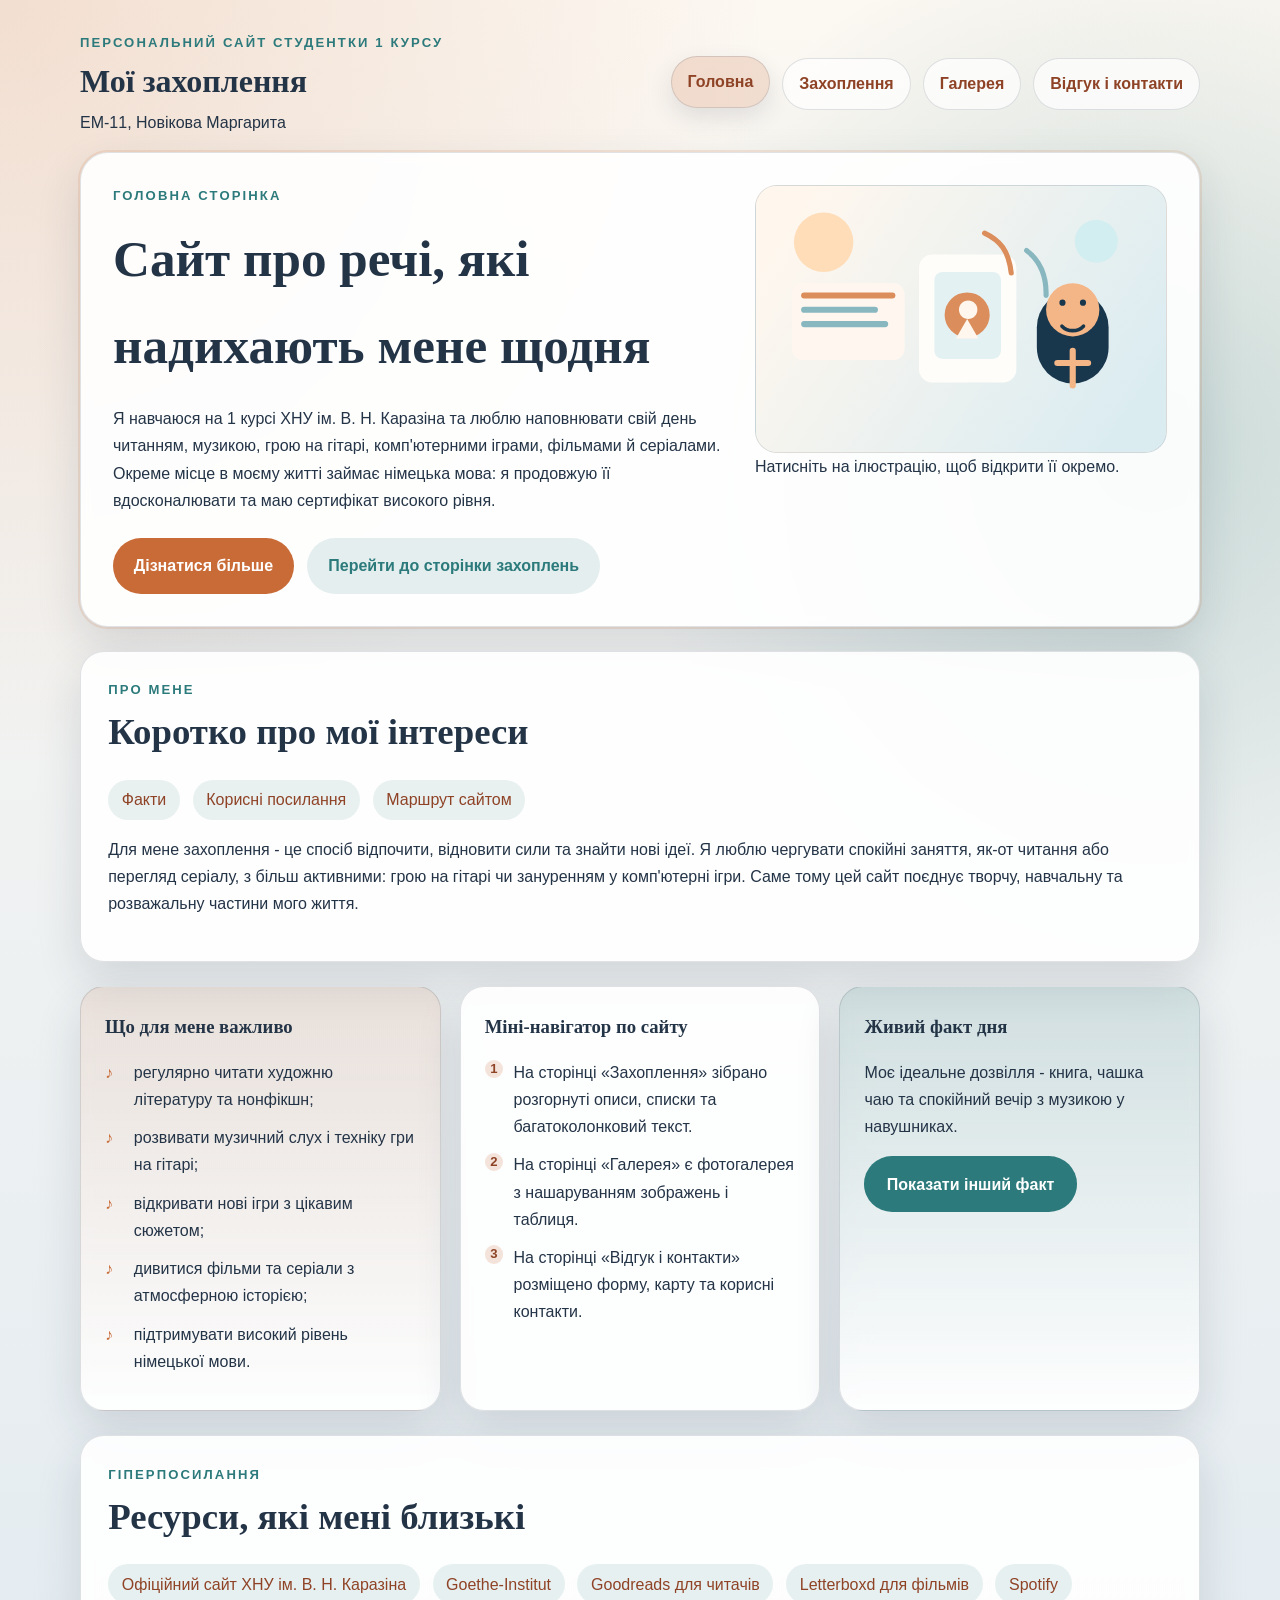
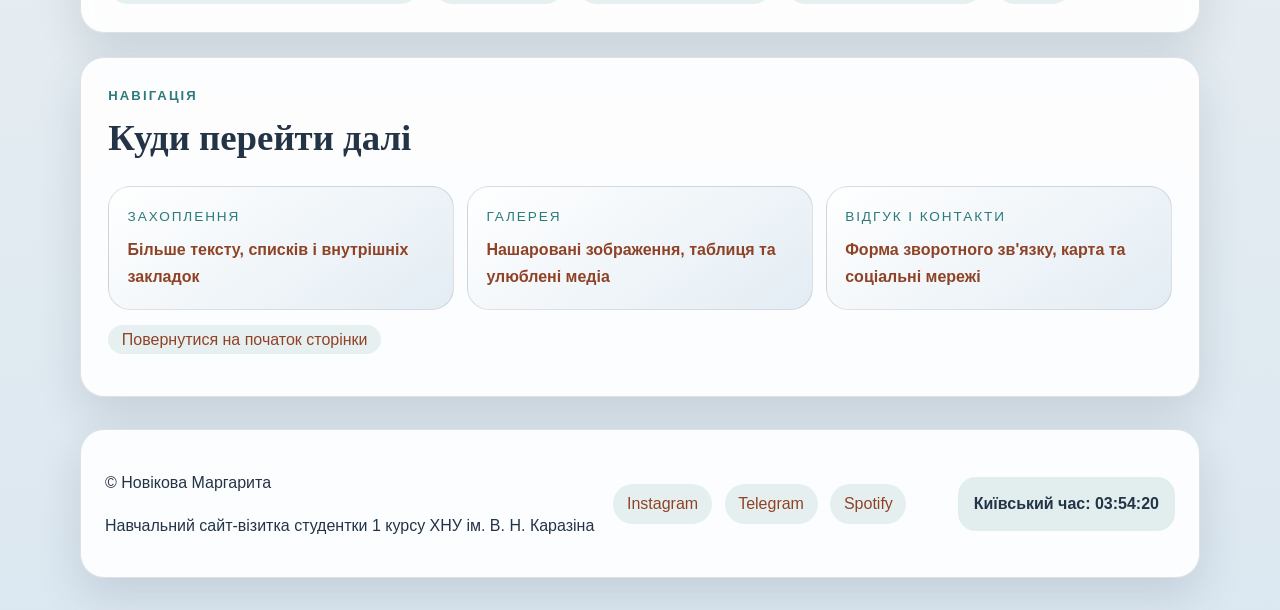
<file: index.html>
<!DOCTYPE html>
<html lang="uk">
<head>
    <meta charset="UTF-8">
    <meta name="viewport" content="width=device-width, initial-scale=1.0">
    <title>Головна</title>
    <style>
        body.page-home .hero-card {
            outline: 2px solid rgba(201, 107, 55, 0.14);
        }
    </style>
    <link rel="stylesheet" href="css/styles.css">
    <script src="js/script.js" defer></script>
</head>
<body id="top" class="page-home">
    <header class="site-header">
        <div class="brand-block">
            <p class="eyebrow">Персональний сайт студентки 1 курсу</p>
            <h1>Мої захоплення</h1>
            <p class="subtitle">ЕМ-11, Новікова Маргарита</p>
        </div>
        <nav class="main-nav" aria-label="Головне меню">
            <a href="index.html">Головна</a>
            <a href="hobbies.html">Захоплення</a>
            <a href="gallery.html">Галерея</a>
            <a href="contact.html">Відгук і контакти</a>
        </nav>
    </header>

    <main class="page-shell">
        <section class="hero-card">
            <div class="hero-text">
                <p class="section-label">Головна сторінка</p>
                <h2>Сайт про речі, які надихають мене щодня</h2>
                <p>
                    Я навчаюся на 1 курсі ХНУ ім. В. Н. Каразіна та люблю наповнювати свій день
                    читанням, музикою, грою на гітарі, комп'ютерними іграми, фільмами й серіалами.
                    Окреме місце в моєму житті займає німецька мова: я продовжую її вдосконалювати та маю
                    сертифікат високого рівня.
                </p>
                <div class="button-row">
                    <a class="button-link" href="#about">Дізнатися більше</a>
                    <a class="button-link alt" href="hobbies.html">Перейти до сторінки захоплень</a>
                </div>
            </div>
            <div class="hero-media">
                <a href="assets/hero.svg">
                    <img src="assets/hero.svg" alt="Ілюстрація до теми захоплень">
                </a>
                <p class="media-caption">Натисніть на ілюстрацію, щоб відкрити її окремо.</p>
            </div>
        </section>

        <section class="section-card" id="about">
            <div class="section-heading">
                <p class="section-label">Про мене</p>
                <h2>Коротко про мої інтереси</h2>
            </div>
            <div class="link-cloud">
                <a href="#facts">Факти</a>
                <a href="#resources">Корисні посилання</a>
                <a href="#routes">Маршрут сайтом</a>
            </div>
            <p>
                Для мене захоплення - це спосіб відпочити, відновити сили та знайти нові ідеї. Я люблю
                чергувати спокійні заняття, як-от читання або перегляд серіалу, з більш активними:
                грою на гітарі чи зануренням у комп'ютерні ігри. Саме тому цей сайт поєднує творчу,
                навчальну та розважальну частини мого життя.
            </p>
        </section>

        <section class="grid-section" id="facts">
            <article class="info-card accent">
                <h3>Що для мене важливо</h3>
                <ul class="fancy-list">
                    <li>регулярно читати художню літературу та нонфікшн;</li>
                    <li>розвивати музичний слух і техніку гри на гітарі;</li>
                    <li>відкривати нові ігри з цікавим сюжетом;</li>
                    <li>дивитися фільми та серіали з атмосферною історією;</li>
                    <li>підтримувати високий рівень німецької мови.</li>
                </ul>
            </article>
            <article class="info-card">
                <h3>Міні-навігатор по сайту</h3>
                <ol class="number-list">
                    <li>На сторінці «Захоплення» зібрано розгорнуті описи, списки та багатоколонковий текст.</li>
                    <li>На сторінці «Галерея» є фотогалерея з нашаруванням зображень і таблиця.</li>
                    <li>На сторінці «Відгук і контакти» розміщено форму, карту та корисні контакти.</li>
                </ol>
            </article>
            <article class="info-card spotlight">
                <h3>Живий факт дня</h3>
                <p class="fact-text" data-fact-text>
                    Моє ідеальне дозвілля - книга, чашка чаю та спокійний вечір з музикою у навушниках.
                </p>
                <button class="action-button" type="button" data-fact-button>Показати інший факт</button>
            </article>
        </section>

        <section class="section-card" id="resources">
            <div class="section-heading">
                <p class="section-label">Гіперпосилання</p>
                <h2>Ресурси, які мені близькі</h2>
            </div>
            <div class="resource-list">
                <a href="https://karazin.ua/" target="_blank" rel="noopener noreferrer">Офіційний сайт ХНУ ім. В. Н. Каразіна</a>
                <a href="https://www.goethe.de/" target="_blank" rel="noopener noreferrer">Goethe-Institut</a>
                <a href="https://www.goodreads.com/" target="_blank" rel="noopener noreferrer">Goodreads для читачів</a>
                <a href="https://letterboxd.com/" target="_blank" rel="noopener noreferrer">Letterboxd для фільмів</a>
                <a href="https://open.spotify.com/" target="_blank" rel="noopener noreferrer">Spotify</a>
            </div>
        </section>

        <section class="section-card" id="routes">
            <div class="section-heading">
                <p class="section-label">Навігація</p>
                <h2>Куди перейти далі</h2>
            </div>
            <div class="card-links">
                <a class="route-card" href="hobbies.html">
                    <span>Захоплення</span>
                    <strong>Більше тексту, списків і внутрішніх закладок</strong>
                </a>
                <a class="route-card" href="gallery.html">
                    <span>Галерея</span>
                    <strong>Нашаровані зображення, таблиця та улюблені медіа</strong>
                </a>
                <a class="route-card" href="contact.html">
                    <span>Відгук і контакти</span>
                    <strong>Форма зворотного зв'язку, карта та соціальні мережі</strong>
                </a>
            </div>
            <p class="back-link"><a href="#top">Повернутися на початок сторінки</a></p>
        </section>
    </main>

    <footer class="site-footer">
        <div>
            <p>&copy; Новікова Маргарита</p>
            <p>Навчальний сайт-візитка студентки 1 курсу ХНУ ім. В. Н. Каразіна</p>
        </div>
        <div class="footer-links">
            <a href="https://www.instagram.com/" target="_blank" rel="noopener noreferrer">Instagram</a>
            <a href="https://t.me/" target="_blank" rel="noopener noreferrer">Telegram</a>
            <a href="https://open.spotify.com/" target="_blank" rel="noopener noreferrer">Spotify</a>
        </div>
        <div class="clock-badge" data-clock>
            Київський час завантажується...
        </div>
    </footer>
</body>
</html>
</file>
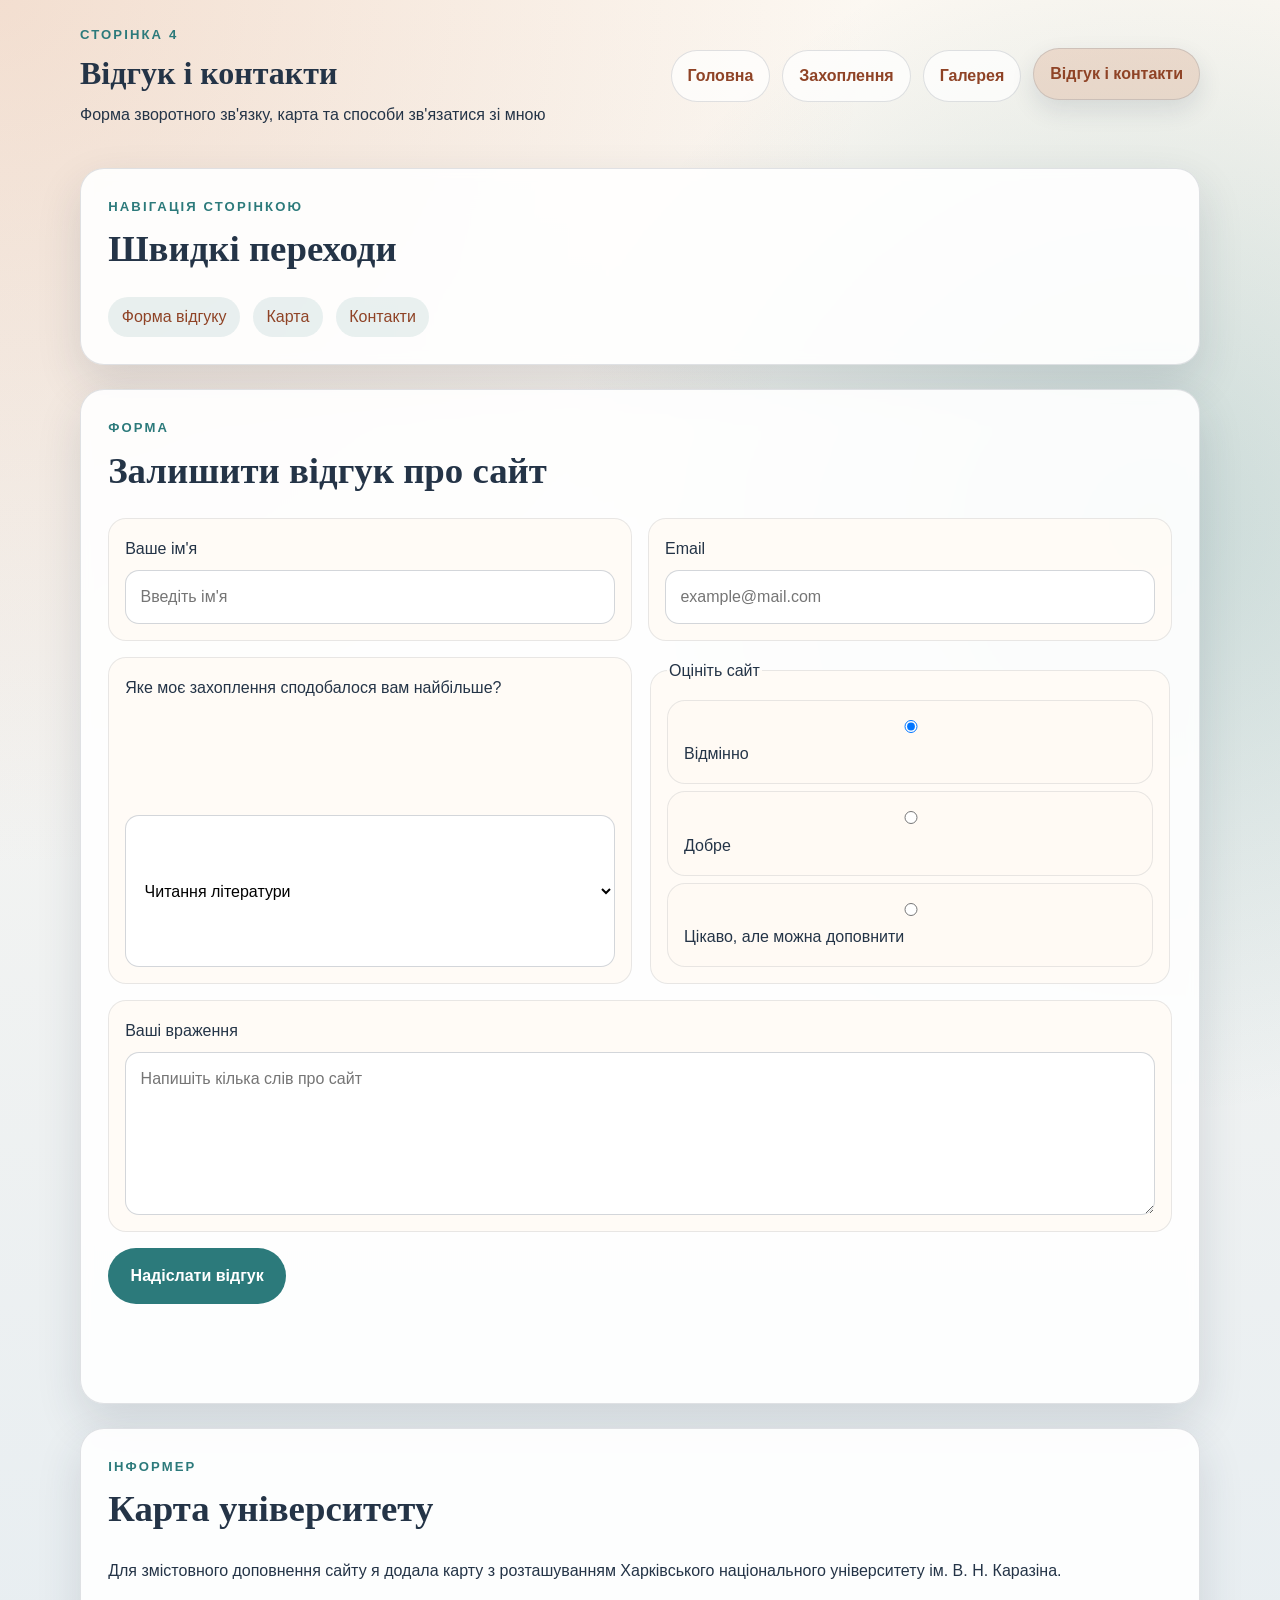
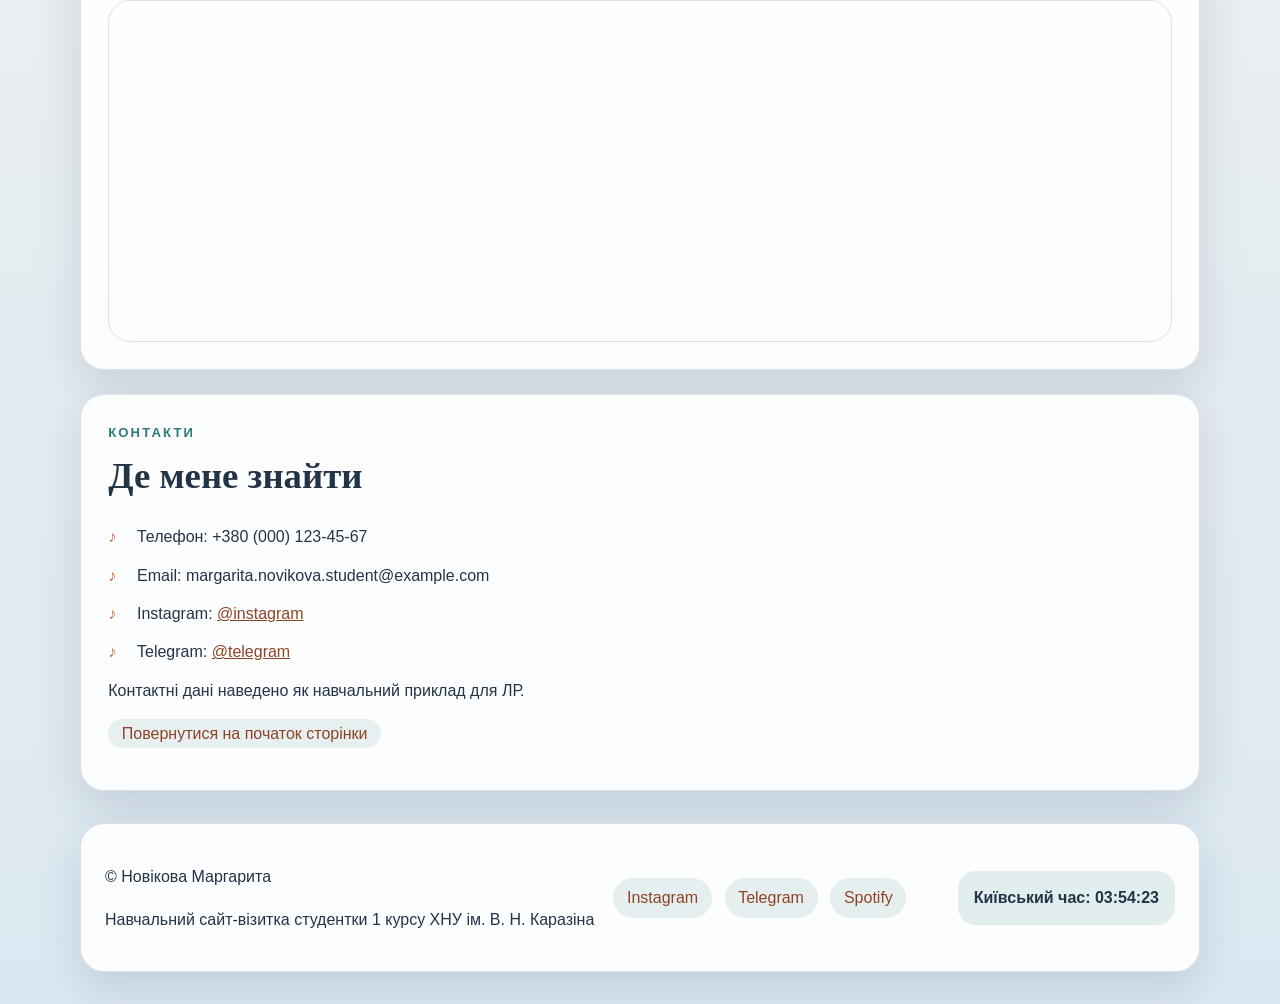
<file: contact.html>
<!DOCTYPE html>
<html lang="uk">
<head>
    <meta charset="UTF-8">
    <meta name="viewport" content="width=device-width, initial-scale=1.0">
    <title>Відгук і контакти</title>
    <style>
        body.page-contact .feedback-form {
            grid-template-columns: repeat(2, minmax(0, 1fr));
        }

        body.page-contact .feedback-form > *:nth-child(5),
        body.page-contact .feedback-form > *:nth-child(6),
        body.page-contact .feedback-form > *:nth-child(7),
        body.page-contact .feedback-form > *:nth-child(8) {
            grid-column: 1 / -1;
        }

        @media (max-width: 760px) {
            body.page-contact .feedback-form {
                grid-template-columns: 1fr;
            }
        }
    </style>
    <link rel="stylesheet" href="css/styles.css">
    <script src="js/script.js" defer></script>
</head>
<body id="top" class="page-contact">
    <header class="site-header compact">
        <div class="brand-block">
            <p class="eyebrow">Сторінка 4</p>
            <h1>Відгук і контакти</h1>
            <p class="subtitle">Форма зворотного зв'язку, карта та способи зв'язатися зі мною</p>
        </div>
        <nav class="main-nav" aria-label="Головне меню">
            <a href="index.html">Головна</a>
            <a href="hobbies.html">Захоплення</a>
            <a href="gallery.html">Галерея</a>
            <a href="contact.html">Відгук і контакти</a>
        </nav>
    </header>

    <main class="page-shell">
        <section class="section-card">
            <div class="section-heading">
                <p class="section-label">Навігація сторінкою</p>
                <h2>Швидкі переходи</h2>
            </div>
            <div class="link-cloud">
                <a href="#feedback">Форма відгуку</a>
                <a href="#map">Карта</a>
                <a href="#contacts">Контакти</a>
            </div>
        </section>

        <section class="section-card" id="feedback">
            <div class="section-heading">
                <p class="section-label">Форма</p>
                <h2>Залишити відгук про сайт</h2>
            </div>
            <form class="feedback-form" data-feedback-form>
                <label>
                    Ваше ім'я
                    <input type="text" name="name" placeholder="Введіть ім'я" required>
                </label>
                <label>
                    Email
                    <input type="email" name="email" placeholder="example@mail.com" required>
                </label>
                <label>
                    Яке моє захоплення сподобалося вам найбільше?
                    <select name="topic">
                        <option value="reading">Читання літератури</option>
                        <option value="guitar">Гра на гітарі</option>
                        <option value="games">Комп'ютерні ігри</option>
                        <option value="movies">Фільми та серіали</option>
                        <option value="german">Німецька мова</option>
                        <option value="music">Прослуховування музики</option>
                    </select>
                </label>
                <fieldset>
                    <legend>Оцініть сайт</legend>
                    <label class="inline-option"><input type="radio" name="score" value="5" checked> Відмінно</label>
                    <label class="inline-option"><input type="radio" name="score" value="4"> Добре</label>
                    <label class="inline-option"><input type="radio" name="score" value="3"> Цікаво, але можна доповнити</label>
                </fieldset>
                <label>
                    Ваші враження
                    <textarea name="message" rows="5" placeholder="Напишіть кілька слів про сайт"></textarea>
                </label>
                <button class="action-button" type="submit">Надіслати відгук</button>
                <p class="form-status" data-form-status aria-live="polite"></p>
            </form>
        </section>

        <section class="section-card" id="map">
            <div class="section-heading">
                <p class="section-label">Інформер</p>
                <h2>Карта університету</h2>
            </div>
            <p>
                Для змістовного доповнення сайту я додала карту з розташуванням Харківського
                національного університету ім. В. Н. Каразіна.
            </p>
            <div class="map-frame">
                <iframe
                    src="https://www.google.com/maps?q=V.%20N.%20Karazin%20Kharkiv%20National%20University&output=embed"
                    title="Карта ХНУ ім. В. Н. Каразіна"
                    loading="lazy"
                    referrerpolicy="no-referrer-when-downgrade"></iframe>
            </div>
        </section>

        <section class="section-card" id="contacts">
            <div class="section-heading">
                <p class="section-label">Контакти</p>
                <h2>Де мене знайти</h2>
            </div>
            <ul class="fancy-list">
                <li>Телефон: +380 (000) 123-45-67</li>
                <li>Email: margarita.novikova.student@example.com</li>
                <li>Instagram: <a href="https://www.instagram.com/" target="_blank" rel="noopener noreferrer">@instagram</a></li>
                <li>Telegram: <a href="https://t.me/" target="_blank" rel="noopener noreferrer">@telegram</a></li>
            </ul>
            <p class="note">
                Контактні дані наведено як навчальний приклад для ЛР.
            </p>
            <p class="back-link"><a href="#top">Повернутися на початок сторінки</a></p>
        </section>
    </main>

    <footer class="site-footer">
        <div>
            <p>&copy; Новікова Маргарита</p>
            <p>Навчальний сайт-візитка студентки 1 курсу ХНУ ім. В. Н. Каразіна</p>
        </div>
        <div class="footer-links">
            <a href="https://www.instagram.com/" target="_blank" rel="noopener noreferrer">Instagram</a>
            <a href="https://t.me/" target="_blank" rel="noopener noreferrer">Telegram</a>
            <a href="https://open.spotify.com/" target="_blank" rel="noopener noreferrer">Spotify</a>
        </div>
        <div class="clock-badge" data-clock>
            Київський час завантажується...
        </div>
    </footer>
</body>
</html>
</file>
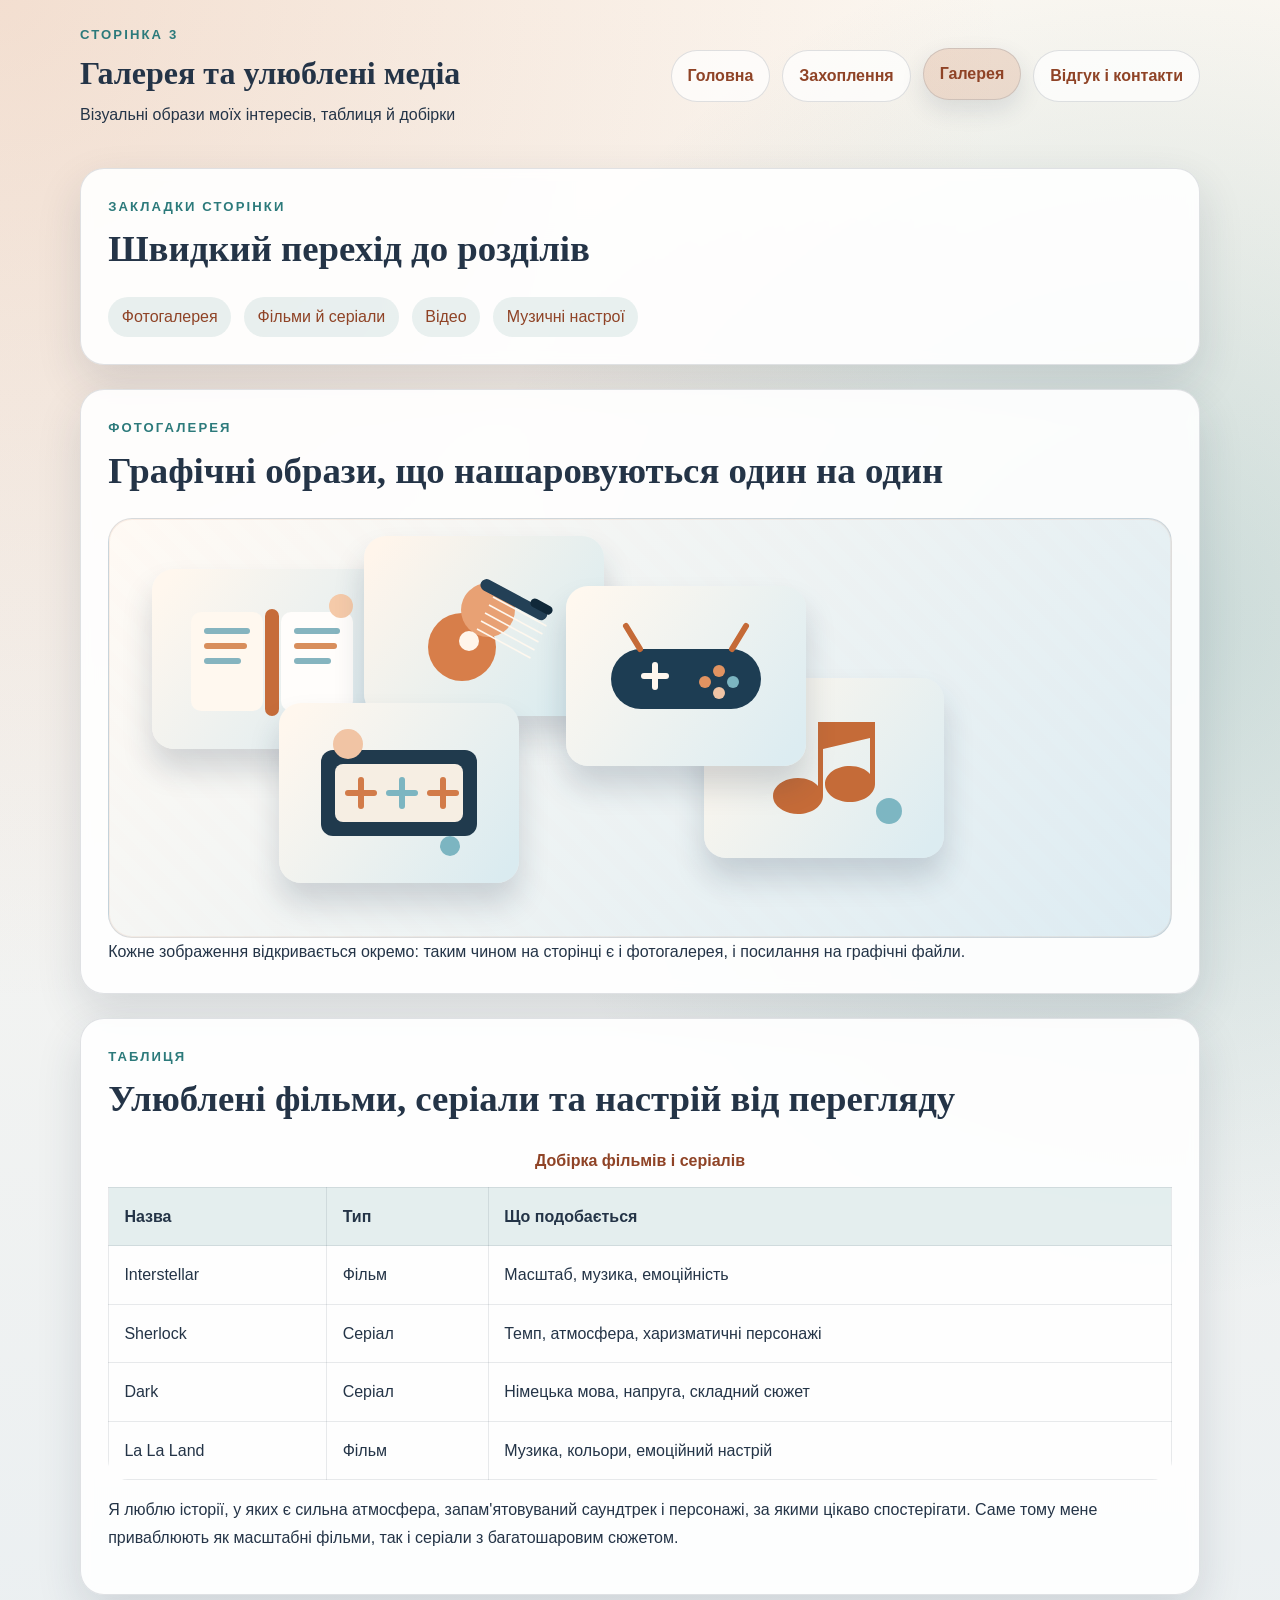
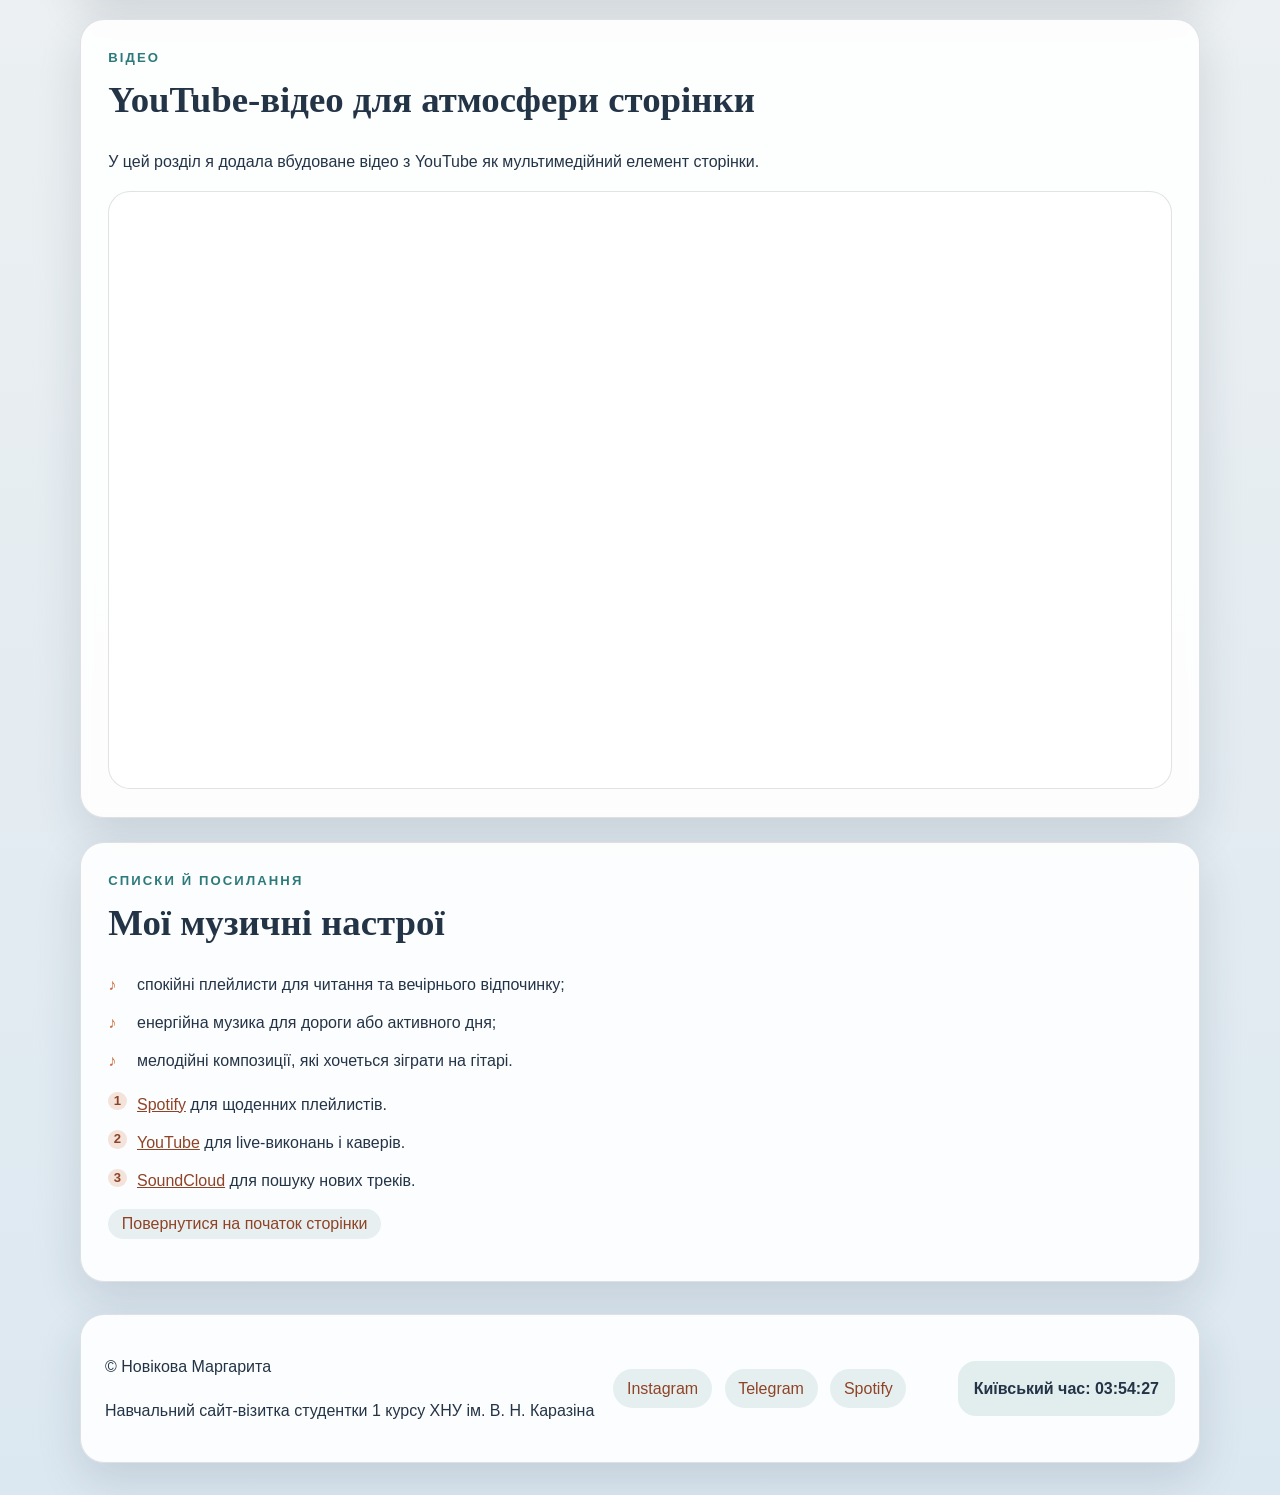
<file: gallery.html>
<!DOCTYPE html>
<html lang="uk">
<head>
    <meta charset="UTF-8">
    <meta name="viewport" content="width=device-width, initial-scale=1.0">
    <title>Галерея | Новікова Маргарита</title>
    <style>
        body.page-gallery .layered-gallery {
            box-shadow: inset 0 0 0 1px rgba(201, 107, 55, 0.08);
        }
    </style>
    <link rel="stylesheet" href="css/styles.css">
    <script src="js/script.js" defer></script>
</head>
<body id="top" class="page-gallery">
    <header class="site-header compact">
        <div class="brand-block">
            <p class="eyebrow">Сторінка 3</p>
            <h1>Галерея та улюблені медіа</h1>
            <p class="subtitle">Візуальні образи моїх інтересів, таблиця й добірки</p>
        </div>
        <nav class="main-nav" aria-label="Головне меню">
            <a href="index.html">Головна</a>
            <a href="hobbies.html">Захоплення</a>
            <a href="gallery.html">Галерея</a>
            <a href="contact.html">Відгук і контакти</a>
        </nav>
    </header>

    <main class="page-shell">
        <section class="section-card">
            <div class="section-heading">
                <p class="section-label">Закладки сторінки</p>
                <h2>Швидкий перехід до розділів</h2>
            </div>
            <div class="link-cloud">
                <a href="#gallery">Фотогалерея</a>
                <a href="#films">Фільми й серіали</a>
                <a href="#video">Відео</a>
                <a href="#music">Музичні настрої</a>
            </div>
        </section>

        <section class="section-card" id="gallery">
            <div class="section-heading">
                <p class="section-label">Фотогалерея</p>
                <h2>Графічні образи, що нашаровуються один на один</h2>
            </div>
            <div class="layered-gallery">
                <a class="layer one" href="assets/book.svg"><img src="assets/book.svg" alt="Ілюстрація книги"></a>
                <a class="layer two" href="assets/guitar.svg"><img src="assets/guitar.svg" alt="Ілюстрація гітари"></a>
                <a class="layer three" href="assets/game.svg"><img src="assets/game.svg" alt="Ілюстрація гри"></a>
                <a class="layer four" href="assets/movie.svg"><img src="assets/movie.svg" alt="Ілюстрація кіно"></a>
                <a class="layer five" href="assets/music.svg"><img src="assets/music.svg" alt="Ілюстрація музики"></a>
            </div>
            <p class="media-caption">
                Кожне зображення відкривається окремо: таким чином на сторінці є і фотогалерея, і
                посилання на графічні файли.
            </p>
        </section>

        <section class="section-card" id="films">
            <div class="section-heading">
                <p class="section-label">Таблиця</p>
                <h2>Улюблені фільми, серіали та настрій від перегляду</h2>
            </div>
            <table class="styled-table">
                <caption>Добірка фільмів і серіалів</caption>
                <thead>
                    <tr>
                        <th>Назва</th>
                        <th>Тип</th>
                        <th>Що подобається</th>
                    </tr>
                </thead>
                <tbody>
                    <tr>
                        <td>Interstellar</td>
                        <td>Фільм</td>
                        <td>Масштаб, музика, емоційність</td>
                    </tr>
                    <tr>
                        <td>Sherlock</td>
                        <td>Серіал</td>
                        <td>Темп, атмосфера, харизматичні персонажі</td>
                    </tr>
                    <tr>
                        <td>Dark</td>
                        <td>Серіал</td>
                        <td>Німецька мова, напруга, складний сюжет</td>
                    </tr>
                    <tr>
                        <td>La La Land</td>
                        <td>Фільм</td>
                        <td>Музика, кольори, емоційний настрій</td>
                    </tr>
                </tbody>
            </table>
            <p>
                Я люблю історії, у яких є сильна атмосфера, запам'ятовуваний саундтрек і персонажі,
                за якими цікаво спостерігати. Саме тому мене приваблюють як масштабні фільми, так і
                серіали з багатошаровим сюжетом.
            </p>
        </section>

        <section class="section-card" id="video">
            <div class="section-heading">
                <p class="section-label">Відео</p>
                <h2>YouTube-відео для атмосфери сторінки</h2>
            </div>
            <p>
                У цей розділ я додала вбудоване відео з YouTube як мультимедійний елемент сторінки.
            </p>
            <div class="video-frame">
                <iframe
                    src="https://www.youtube.com/embed/rVfb3RvwJbo"
                    title="YouTube video player"
                    loading="lazy"
                    allow="accelerometer; autoplay; clipboard-write; encrypted-media; gyroscope; picture-in-picture; web-share"
                    referrerpolicy="strict-origin-when-cross-origin"
                    allowfullscreen></iframe>
            </div>
        </section>

        <section class="section-card" id="music">
            <div class="section-heading">
                <p class="section-label">Списки й посилання</p>
                <h2>Мої музичні настрої</h2>
            </div>
            <ul class="fancy-list">
                <li>спокійні плейлисти для читання та вечірнього відпочинку;</li>
                <li>енергійна музика для дороги або активного дня;</li>
                <li>мелодійні композиції, які хочеться зіграти на гітарі.</li>
            </ul>
            <ol class="number-list">
                <li><a href="https://open.spotify.com/" target="_blank" rel="noopener noreferrer">Spotify</a> для щоденних плейлистів.</li>
                <li><a href="https://www.youtube.com/" target="_blank" rel="noopener noreferrer">YouTube</a> для live-виконань і каверів.</li>
                <li><a href="https://soundcloud.com/" target="_blank" rel="noopener noreferrer">SoundCloud</a> для пошуку нових треків.</li>
            </ol>
            <p class="back-link"><a href="#top">Повернутися на початок сторінки</a></p>
        </section>
    </main>

    <footer class="site-footer">
        <div>
            <p>&copy; Новікова Маргарита</p>
            <p>Навчальний сайт-візитка студентки 1 курсу ХНУ ім. В. Н. Каразіна</p>
        </div>
        <div class="footer-links">
            <a href="https://www.instagram.com/" target="_blank" rel="noopener noreferrer">Instagram</a>
            <a href="https://t.me/" target="_blank" rel="noopener noreferrer">Telegram</a>
            <a href="https://open.spotify.com/" target="_blank" rel="noopener noreferrer">Spotify</a>
        </div>
        <div class="clock-badge" data-clock>
            Київський час завантажується...
        </div>
    </footer>
</body>
</html>
</file>
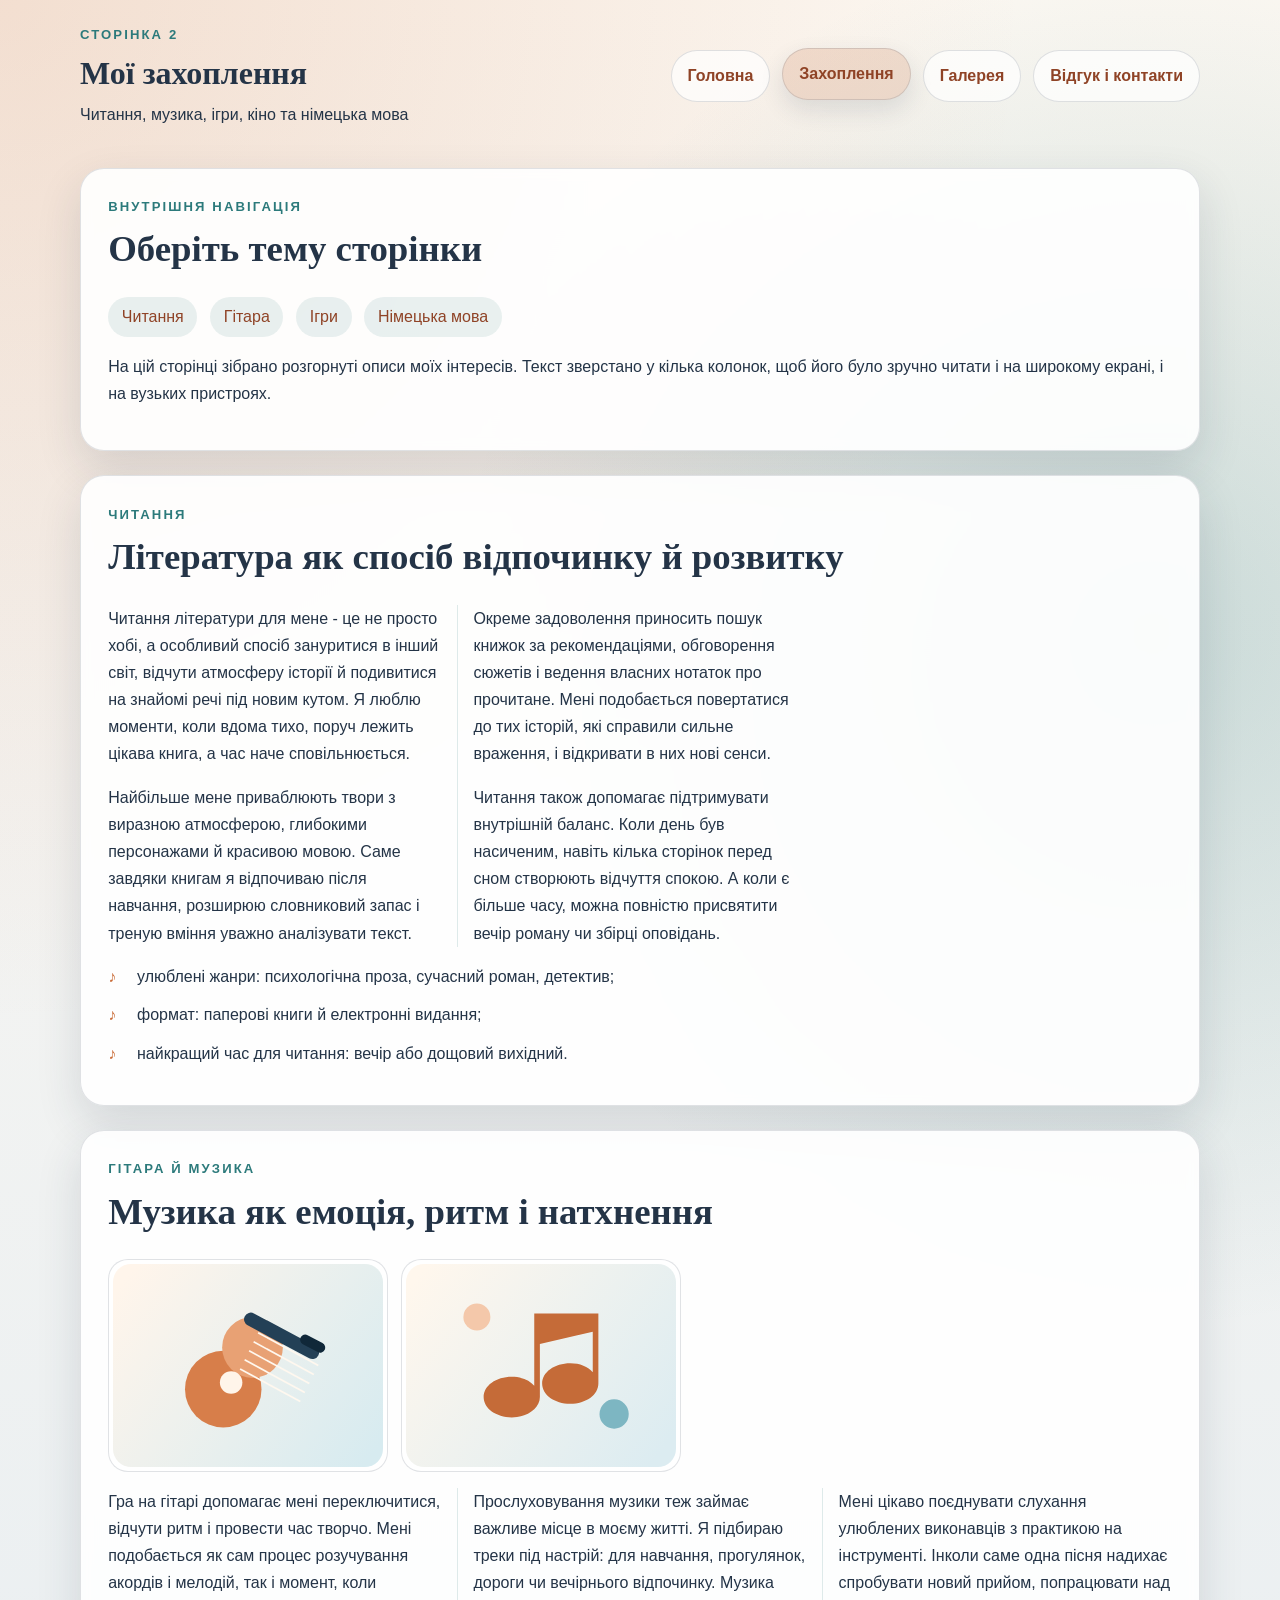
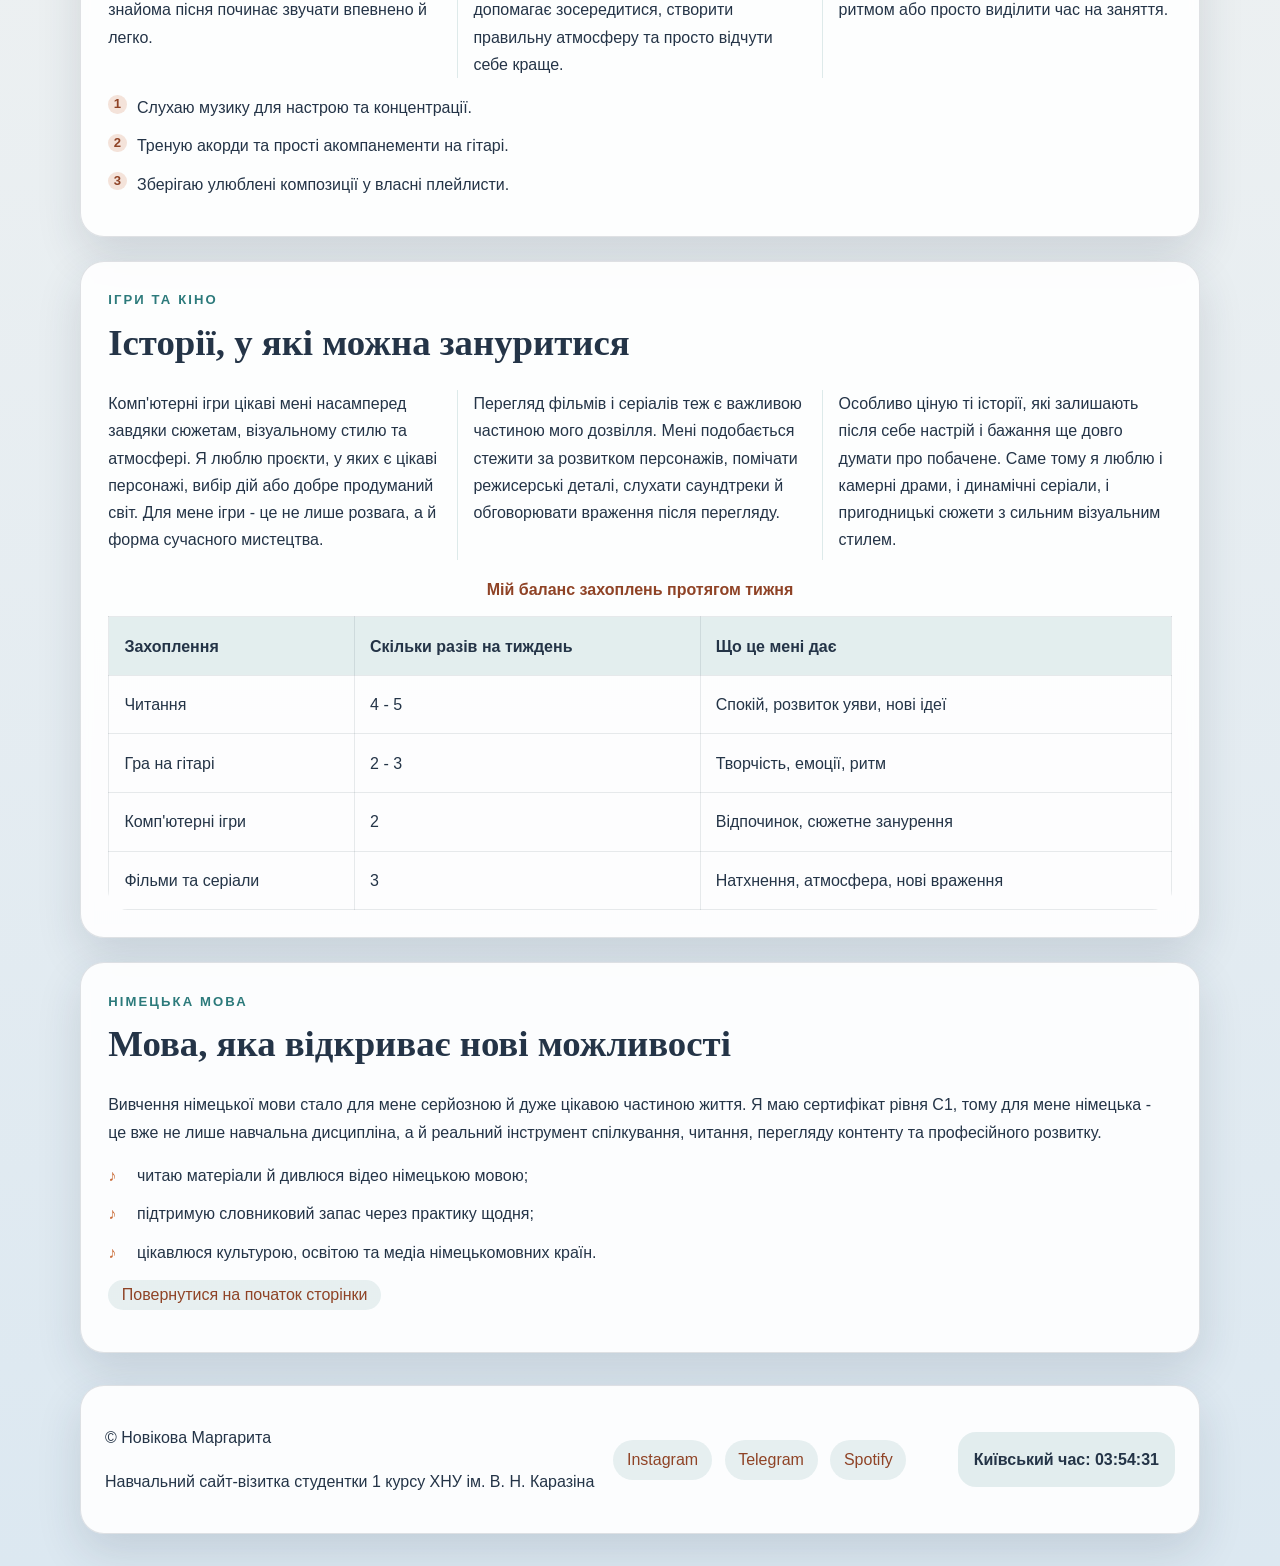
<file: hobbies.html>
<!DOCTYPE html>
<html lang="uk">
<head>
    <meta charset="UTF-8">
    <meta name="viewport" content="width=device-width, initial-scale=1.0">
    <title>Захоплення | Новікова Маргарита</title>
    <style>
        body.page-hobbies .columns {
            column-rule: 1px solid rgba(44, 122, 123, 0.15);
        }
    </style>
    <link rel="stylesheet" href="css/styles.css">
    <script src="js/script.js" defer></script>
</head>
<body id="top" class="page-hobbies">
    <header class="site-header compact">
        <div class="brand-block">
            <p class="eyebrow">Сторінка 2</p>
            <h1>Мої захоплення</h1>
            <p class="subtitle">Читання, музика, ігри, кіно та німецька мова</p>
        </div>
        <nav class="main-nav" aria-label="Головне меню">
            <a href="index.html">Головна</a>
            <a href="hobbies.html">Захоплення</a>
            <a href="gallery.html">Галерея</a>
            <a href="contact.html">Відгук і контакти</a>
        </nav>
    </header>

    <main class="page-shell">
        <section class="section-card">
            <div class="section-heading">
                <p class="section-label">Внутрішня навігація</p>
                <h2>Оберіть тему сторінки</h2>
            </div>
            <div class="link-cloud">
                <a href="#reading">Читання</a>
                <a href="#guitar">Гітара</a>
                <a href="#games">Ігри</a>
                <a href="#german">Німецька мова</a>
            </div>
            <p>
                На цій сторінці зібрано розгорнуті описи моїх інтересів. Текст зверстано у кілька
                колонок, щоб його було зручно читати і на широкому екрані, і на вузьких пристроях.
            </p>
        </section>

        <section class="section-card" id="reading">
            <div class="section-heading">
                <p class="section-label">Читання</p>
                <h2>Література як спосіб відпочинку й розвитку</h2>
            </div>
            <div class="columns">
                <p>
                    Читання літератури для мене - це не просто хобі, а особливий спосіб зануритися
                    в інший світ, відчути атмосферу історії й подивитися на знайомі речі під новим кутом.
                    Я люблю моменти, коли вдома тихо, поруч лежить цікава книга, а час наче сповільнюється.
                </p>
                <p>
                    Найбільше мене приваблюють твори з виразною атмосферою, глибокими персонажами й
                    красивою мовою. Саме завдяки книгам я відпочиваю після навчання, розширюю словниковий
                    запас і треную вміння уважно аналізувати текст.
                </p>
                <p>
                    Окреме задоволення приносить пошук книжок за рекомендаціями, обговорення сюжетів
                    і ведення власних нотаток про прочитане. Мені подобається повертатися до тих історій,
                    які справили сильне враження, і відкривати в них нові сенси.
                </p>
                <p>
                    Читання також допомагає підтримувати внутрішній баланс. Коли день був насиченим,
                    навіть кілька сторінок перед сном створюють відчуття спокою. А коли є більше часу,
                    можна повністю присвятити вечір роману чи збірці оповідань.
                </p>
            </div>
            <ul class="fancy-list">
                <li>улюблені жанри: психологічна проза, сучасний роман, детектив;</li>
                <li>формат: паперові книги й електронні видання;</li>
                <li>найкращий час для читання: вечір або дощовий вихідний.</li>
            </ul>
        </section>

        <section class="section-card" id="guitar">
            <div class="section-heading">
                <p class="section-label">Гітара й музика</p>
                <h2>Музика як емоція, ритм і натхнення</h2>
            </div>
            <div class="media-strip">
                <a href="assets/guitar.svg">
                    <img src="assets/guitar.svg" alt="Ілюстрація гітари">
                </a>
                <a href="assets/music.svg">
                    <img src="assets/music.svg" alt="Ілюстрація музики">
                </a>
            </div>
            <div class="columns">
                <p>
                    Гра на гітарі допомагає мені переключитися, відчути ритм і провести час творчо.
                    Мені подобається як сам процес розучування акордів і мелодій, так і момент, коли
                    знайома пісня починає звучати впевнено й легко.
                </p>
                <p>
                    Прослуховування музики теж займає важливе місце в моєму житті. Я підбираю треки
                    під настрій: для навчання, прогулянок, дороги чи вечірнього відпочинку. Музика
                    допомагає зосередитися, створити правильну атмосферу та просто відчути себе краще.
                </p>
                <p>
                    Мені цікаво поєднувати слухання улюблених виконавців з практикою на інструменті.
                    Інколи саме одна пісня надихає спробувати новий прийом, попрацювати над ритмом
                    або просто виділити час на заняття.
                </p>
            </div>
            <ol class="number-list">
                <li>Слухаю музику для настрою та концентрації.</li>
                <li>Треную акорди та прості акомпанементи на гітарі.</li>
                <li>Зберігаю улюблені композиції у власні плейлисти.</li>
            </ol>
        </section>

        <section class="section-card" id="games">
            <div class="section-heading">
                <p class="section-label">Ігри та кіно</p>
                <h2>Історії, у які можна зануритися</h2>
            </div>
            <div class="columns">
                <p>
                    Комп'ютерні ігри цікаві мені насамперед завдяки сюжетам, візуальному стилю та
                    атмосфері. Я люблю проєкти, у яких є цікаві персонажі, вибір дій або добре
                    продуманий світ. Для мене ігри - це не лише розвага, а й форма сучасного мистецтва.
                </p>
                <p>
                    Перегляд фільмів і серіалів теж є важливою частиною мого дозвілля. Мені подобається
                    стежити за розвитком персонажів, помічати режисерські деталі, слухати саундтреки
                    й обговорювати враження після перегляду.
                </p>
                <p>
                    Особливо ціную ті історії, які залишають після себе настрій і бажання ще довго
                    думати про побачене. Саме тому я люблю і камерні драми, і динамічні серіали,
                    і пригодницькі сюжети з сильним візуальним стилем.
                </p>
            </div>
            <table class="styled-table">
                <caption>Мій баланс захоплень протягом тижня</caption>
                <thead>
                    <tr>
                        <th>Захоплення</th>
                        <th>Скільки разів на тиждень</th>
                        <th>Що це мені дає</th>
                    </tr>
                </thead>
                <tbody>
                    <tr>
                        <td>Читання</td>
                        <td>4 - 5</td>
                        <td>Спокій, розвиток уяви, нові ідеї</td>
                    </tr>
                    <tr>
                        <td>Гра на гітарі</td>
                        <td>2 - 3</td>
                        <td>Творчість, емоції, ритм</td>
                    </tr>
                    <tr>
                        <td>Комп'ютерні ігри</td>
                        <td>2</td>
                        <td>Відпочинок, сюжетне занурення</td>
                    </tr>
                    <tr>
                        <td>Фільми та серіали</td>
                        <td>3</td>
                        <td>Натхнення, атмосфера, нові враження</td>
                    </tr>
                </tbody>
            </table>
        </section>

        <section class="section-card" id="german">
            <div class="section-heading">
                <p class="section-label">Німецька мова</p>
                <h2>Мова, яка відкриває нові можливості</h2>
            </div>
            <p>
                Вивчення німецької мови стало для мене серйозною й дуже цікавою частиною життя.
                Я маю сертифікат рівня C1, тому для мене німецька - це вже не лише навчальна
                дисципліна, а й реальний інструмент спілкування, читання, перегляду контенту
                та професійного розвитку.
            </p>
            <ul class="fancy-list">
                <li>читаю матеріали й дивлюся відео німецькою мовою;</li>
                <li>підтримую словниковий запас через практику щодня;</li>
                <li>цікавлюся культурою, освітою та медіа німецькомовних країн.</li>
            </ul>
            <p class="back-link"><a href="#top">Повернутися на початок сторінки</a></p>
        </section>
    </main>

    <footer class="site-footer">
        <div>
            <p>&copy; Новікова Маргарита</p>
            <p>Навчальний сайт-візитка студентки 1 курсу ХНУ ім. В. Н. Каразіна</p>
        </div>
        <div class="footer-links">
            <a href="https://www.instagram.com/" target="_blank" rel="noopener noreferrer">Instagram</a>
            <a href="https://t.me/" target="_blank" rel="noopener noreferrer">Telegram</a>
            <a href="https://open.spotify.com/" target="_blank" rel="noopener noreferrer">Spotify</a>
        </div>
        <div class="clock-badge" data-clock>
            Київський час завантажується...
        </div>
    </footer>
</body>
</html>
</file>
<file: css/styles.css>
:root {
    --bg-top: #fcf8f2;
    --bg-bottom: #dce8f1;
    --panel: rgba(255, 255, 255, 0.9);
    --panel-strong: #fffaf4;
    --ink: #243447;
    --accent: #c96b37;
    --accent-deep: #8f4326;
    --teal: #2c7a7b;
    --border: rgba(36, 52, 71, 0.14);
    --shadow: 0 18px 45px rgba(36, 52, 71, 0.14);
    --radius: 24px;
}

* {
    box-sizing: border-box;
}

html {
    scroll-behavior: smooth;
}

body {
    margin: 0;
    min-height: 100vh;
    color: var(--ink);
    font-family: "Segoe UI", Tahoma, Geneva, Verdana, sans-serif;
    line-height: 1.7;
    background:
        radial-gradient(circle at top left, rgba(201, 107, 55, 0.18), transparent 30%),
        radial-gradient(circle at 90% 20%, rgba(44, 122, 123, 0.22), transparent 25%),
        linear-gradient(180deg, var(--bg-top), var(--bg-bottom));
}

img {
    display: block;
    max-width: 100%;
}

a {
    color: var(--accent-deep);
}

a:hover {
    color: var(--teal);
}

.site-header,
.site-footer,
.page-shell {
    width: min(1120px, calc(100% - 2rem));
    margin: 0 auto;
}

.site-header {
    display: flex;
    flex-wrap: wrap;
    justify-content: space-between;
    gap: 1.25rem;
    align-items: center;
    padding: 2rem 0 1rem;
}

.site-header.compact {
    padding-top: 1.5rem;
}

.brand-block h1,
.hero-text h2,
.section-heading h2,
.info-card h3 {
    margin: 0;
    font-family: Georgia, "Times New Roman", serif;
}

.eyebrow,
.section-label,
.subtitle,
.media-caption,
.note {
    margin: 0;
}

.eyebrow,
.section-label {
    font-size: 0.82rem;
    letter-spacing: 0.16em;
    text-transform: uppercase;
    color: var(--teal);
    font-weight: 700;
}

.subtitle {
    max-width: 42rem;
}

.main-nav {
    display: flex;
    flex-wrap: wrap;
    gap: 0.75rem;
}

.main-nav a,
.button-link,
.action-button {
    border-radius: 999px;
    text-decoration: none;
    transition: transform 0.2s ease, box-shadow 0.2s ease, background 0.2s ease;
}

.main-nav a {
    padding: 0.72rem 1rem;
    background: rgba(255, 255, 255, 0.7);
    border: 1px solid var(--border);
    font-weight: 600;
}

.main-nav a.active,
.main-nav a:hover,
.button-link:hover,
.action-button:hover {
    transform: translateY(-2px);
    box-shadow: 0 10px 24px rgba(36, 52, 71, 0.12);
}

.main-nav a.active {
    background: rgba(201, 107, 55, 0.18);
}

.page-shell {
    padding-bottom: 2rem;
}

.hero-card,
.section-card,
.info-card,
.site-footer {
    background: var(--panel);
    border: 1px solid var(--border);
    box-shadow: var(--shadow);
    backdrop-filter: blur(6px);
}

.hero-card {
    display: grid;
    grid-template-columns: 1.2fr 0.8fr;
    gap: 1.5rem;
    padding: 2rem;
    border-radius: calc(var(--radius) + 4px);
}

.hero-text h2 {
    margin-top: 0.5rem;
    margin-bottom: 1rem;
    font-size: clamp(2rem, 4vw, 3.2rem);
}

.hero-media img {
    border-radius: 22px;
    border: 1px solid var(--border);
    background: linear-gradient(135deg, #fff8ee, #e1eef1);
}

.button-row {
    display: flex;
    flex-wrap: wrap;
    gap: 0.85rem;
    margin-top: 1.5rem;
}

.button-link,
.action-button {
    display: inline-flex;
    align-items: center;
    justify-content: center;
    cursor: pointer;
}

.button-link {
    padding: 0.9rem 1.3rem;
    background: var(--accent);
    color: #fff;
    font-weight: 700;
}

.button-link.alt {
    background: rgba(44, 122, 123, 0.12);
    color: var(--teal);
}

.section-card {
    margin-top: 1.5rem;
    padding: 1.7rem;
    border-radius: var(--radius);
}

.section-heading {
    margin-bottom: 1rem;
}

.section-heading h2 {
    font-size: clamp(1.6rem, 3vw, 2.3rem);
}

.link-cloud,
.resource-list,
.card-links,
.media-strip,
.footer-links {
    display: flex;
    flex-wrap: wrap;
    gap: 0.8rem;
}

.link-cloud a,
.resource-list a,
.footer-links a,
.back-link a {
    padding: 0.4rem 0.85rem;
    border-radius: 999px;
    background: rgba(44, 122, 123, 0.1);
    text-decoration: none;
}

.grid-section {
    display: grid;
    grid-template-columns: repeat(3, minmax(0, 1fr));
    gap: 1.2rem;
    margin-top: 1.5rem;
}

.info-card {
    padding: 1.5rem;
    border-radius: var(--radius);
}

.info-card.accent {
    background: linear-gradient(180deg, rgba(201, 107, 55, 0.12), rgba(255, 255, 255, 0.92));
}

.info-card.spotlight {
    background: linear-gradient(180deg, rgba(44, 122, 123, 0.15), rgba(255, 255, 255, 0.92));
}

.fancy-list,
.number-list {
    padding-left: 0;
    margin: 1rem 0 0;
}

.fancy-list li,
.number-list li {
    list-style: none;
    margin-bottom: 0.7rem;
    padding-left: 1.8rem;
    position: relative;
}

.fancy-list li::before {
    content: "♪";
    color: var(--accent);
    position: absolute;
    left: 0;
    font-weight: 700;
}

.number-list {
    counter-reset: custom;
}

.number-list li::before {
    counter-increment: custom;
    content: counter(custom);
    position: absolute;
    left: 0;
    top: 0.08rem;
    width: 1.15rem;
    height: 1.15rem;
    border-radius: 50%;
    background: rgba(201, 107, 55, 0.18);
    color: var(--accent-deep);
    font-size: 0.82rem;
    text-align: center;
    line-height: 1.15rem;
    font-weight: 700;
}

.route-card {
    flex: 1 1 220px;
    min-height: 120px;
    padding: 1.15rem;
    border-radius: 22px;
    background: linear-gradient(145deg, rgba(255, 255, 255, 0.95), rgba(220, 232, 241, 0.8));
    border: 1px solid var(--border);
    text-decoration: none;
}

.route-card span {
    display: block;
    font-size: 0.85rem;
    letter-spacing: 0.14em;
    text-transform: uppercase;
    color: var(--teal);
    margin-bottom: 0.5rem;
}

.columns {
    column-width: 18rem;
    column-gap: 2rem;
    margin-top: 1rem;
}

.columns p {
    margin-top: 0;
    break-inside: avoid;
}

.media-strip {
    margin-top: 1rem;
}

.media-strip a {
    flex: 1 1 200px;
    max-width: 280px;
}

.media-strip img {
    border-radius: 20px;
    border: 1px solid var(--border);
    background: #fff;
    padding: 0.25rem;
}

.styled-table {
    width: 100%;
    border-collapse: collapse;
    margin-top: 1rem;
    overflow: hidden;
    border-radius: 20px;
}

.styled-table caption {
    margin-bottom: 0.8rem;
    caption-side: top;
    font-weight: 700;
    color: var(--accent-deep);
}

.styled-table th,
.styled-table td {
    padding: 0.95rem;
    border: 1px solid rgba(36, 52, 71, 0.1);
    text-align: left;
    vertical-align: top;
}

.styled-table thead {
    background: rgba(44, 122, 123, 0.12);
}

.layered-gallery {
    position: relative;
    min-height: 420px;
    margin-top: 1rem;
    border-radius: 24px;
    background:
        linear-gradient(135deg, rgba(255, 250, 244, 0.95), rgba(219, 235, 242, 0.95)),
        repeating-linear-gradient(
            45deg,
            rgba(201, 107, 55, 0.06),
            rgba(201, 107, 55, 0.06) 12px,
            rgba(255, 255, 255, 0.02) 12px,
            rgba(255, 255, 255, 0.02) 24px
        );
    border: 1px solid var(--border);
    overflow: hidden;
}

.layer {
    position: absolute;
    width: min(240px, 42vw);
    border-radius: 22px;
    transition: transform 0.25s ease;
}

.layer img {
    width: 100%;
    border-radius: 22px;
    box-shadow: 0 20px 30px rgba(36, 52, 71, 0.18);
}

.layer:hover {
    transform: translateY(-8px) scale(1.03);
}

.layer.one {
    left: 4%;
    top: 12%;
    z-index: 1;
}

.layer.two {
    left: 24%;
    top: 4%;
    z-index: 3;
}

.layer.three {
    left: 43%;
    top: 16%;
    z-index: 5;
}

.layer.four {
    left: 16%;
    top: 44%;
    z-index: 4;
}

.layer.five {
    left: 56%;
    top: 38%;
    z-index: 2;
}

.feedback-form {
    display: grid;
    gap: 1rem;
    margin-top: 1rem;
}

.feedback-form label,
.feedback-form fieldset {
    display: grid;
    gap: 0.45rem;
    padding: 1rem;
    border-radius: 18px;
    background: rgba(255, 250, 244, 0.82);
    border: 1px solid rgba(36, 52, 71, 0.1);
}

.feedback-form input,
.feedback-form select,
.feedback-form textarea {
    width: 100%;
    padding: 0.78rem 0.9rem;
    border-radius: 14px;
    border: 1px solid rgba(36, 52, 71, 0.2);
    font: inherit;
    background: #fff;
}

.inline-option,
.checkbox-line {
    display: flex;
    align-items: center;
    gap: 0.65rem;
}

.inline-option input,
.checkbox-line input {
    width: auto;
}

.action-button {
    width: fit-content;
    border: 0;
    padding: 0.9rem 1.4rem;
    background: var(--teal);
    color: #fff;
    font: inherit;
    font-weight: 700;
}

.form-status {
    min-height: 1.5rem;
    font-weight: 700;
    color: var(--accent-deep);
}

.map-frame {
    margin-top: 1rem;
    overflow: hidden;
    border-radius: 22px;
    border: 1px solid var(--border);
}

.video-frame,
.map-frame iframe {
    display: block;
    width: 100%;
}

.video-frame {
    margin-top: 1rem;
    overflow: hidden;
    border-radius: 22px;
    border: 1px solid var(--border);
    background: rgba(255, 255, 255, 0.75);
    aspect-ratio: 16 / 9;
}

.video-frame iframe,
.map-frame iframe {
    display: block;
    width: 100%;
    border: 0;
}

.video-frame iframe {
    height: 100%;
}

.map-frame iframe {
    min-height: 340px;
}

.site-footer {
    margin-bottom: 2rem;
    padding: 1.4rem 1.5rem;
    border-radius: 24px;
    display: grid;
    grid-template-columns: 1.5fr 1fr auto;
    gap: 1rem;
    align-items: center;
}

.clock-badge {
    justify-self: end;
    padding: 0.85rem 1rem;
    border-radius: 18px;
    background: rgba(44, 122, 123, 0.12);
    text-align: center;
    font-weight: 700;
}

@media (max-width: 900px) {
    .hero-card,
    .grid-section,
    .site-footer {
        grid-template-columns: 1fr;
    }

    .clock-badge {
        justify-self: start;
    }
}

@media (max-width: 760px) {
    .site-header {
        padding-top: 1.25rem;
    }

    .hero-card,
    .section-card,
    .info-card,
    .site-footer {
        padding: 1.2rem;
    }

    .layered-gallery {
        min-height: 540px;
    }

    .layer {
        width: min(210px, 64vw);
    }

    .layer.one {
        left: 4%;
        top: 6%;
    }

    .layer.two {
        left: 34%;
        top: 10%;
    }

    .layer.three {
        left: 18%;
        top: 34%;
    }

    .layer.four {
        left: 2%;
        top: 56%;
    }

    .layer.five {
        left: 42%;
        top: 62%;
    }
}

@media (max-width: 520px) {
    body {
        line-height: 1.6;
    }

    .site-header,
    .site-footer,
    .page-shell {
        width: min(100% - 1rem, 1120px);
    }

    .main-nav a,
    .button-link,
    .action-button {
        width: 100%;
    }
}
</file>
